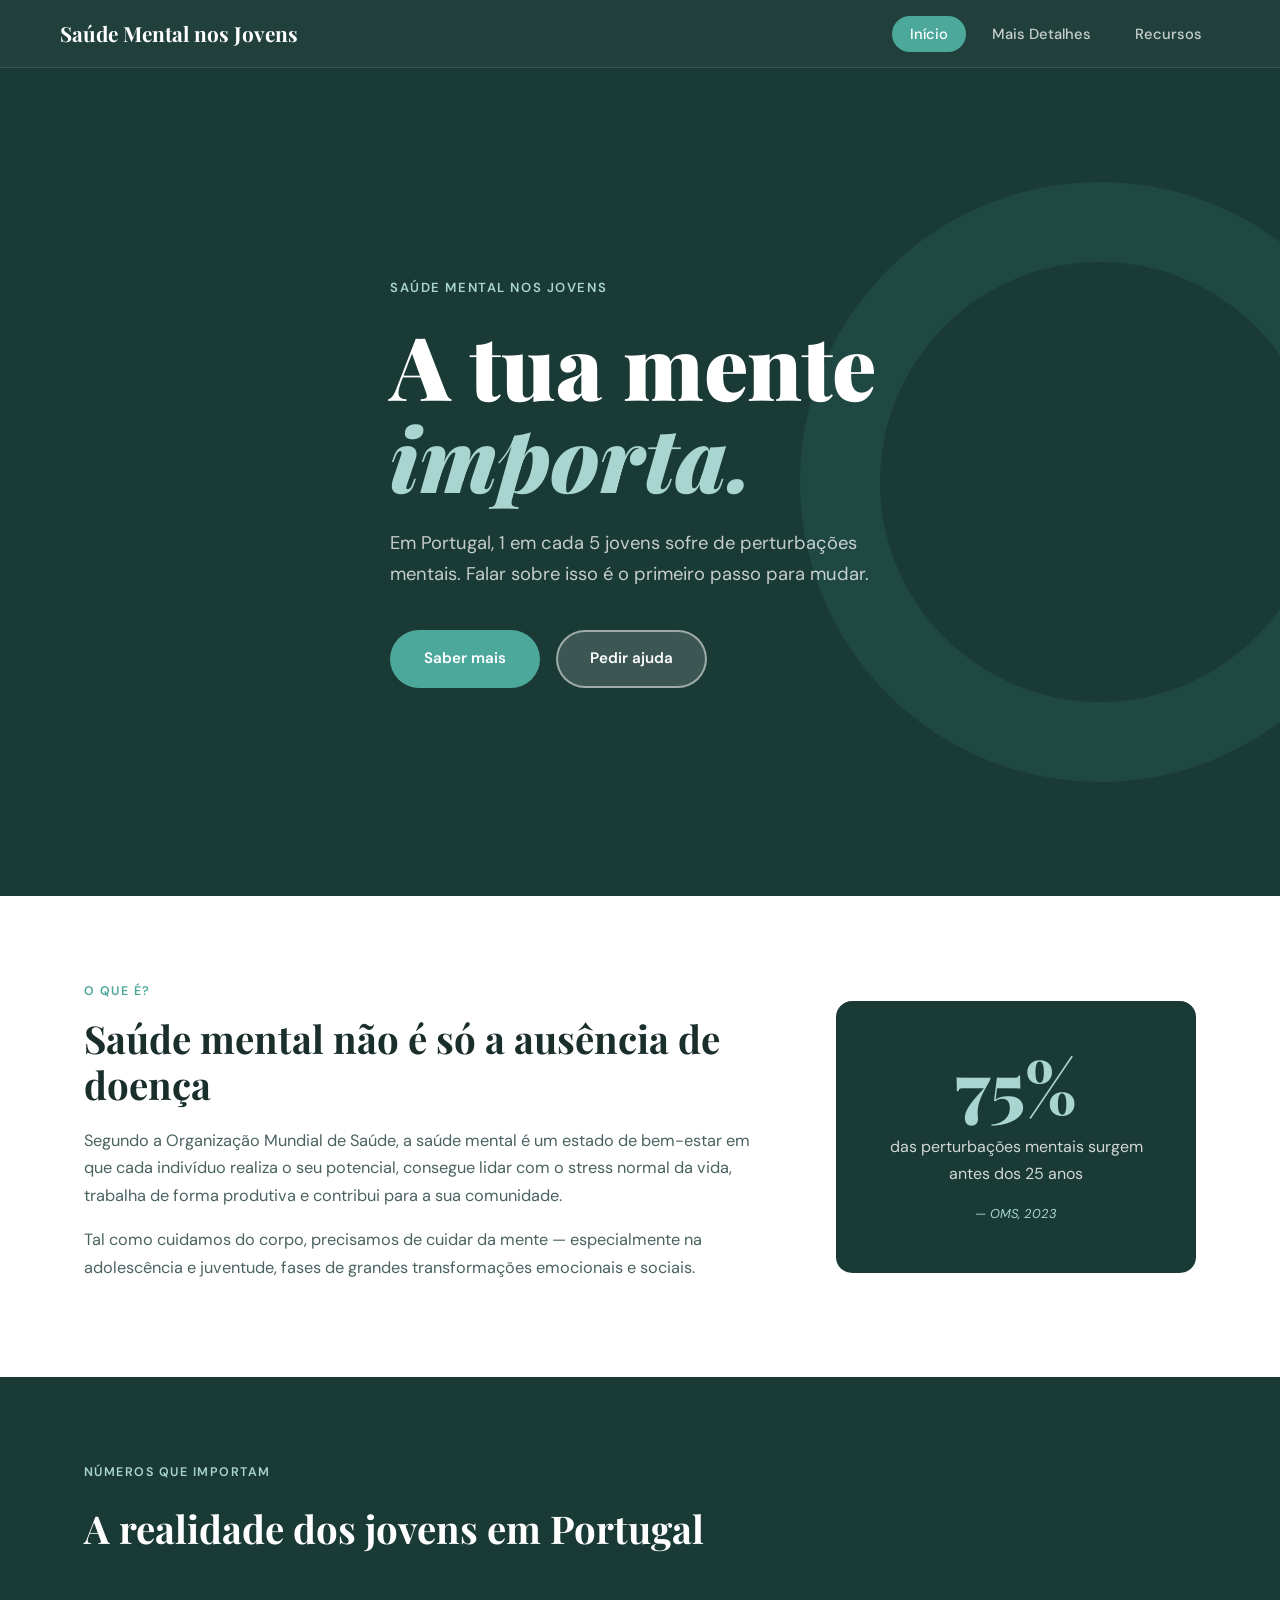
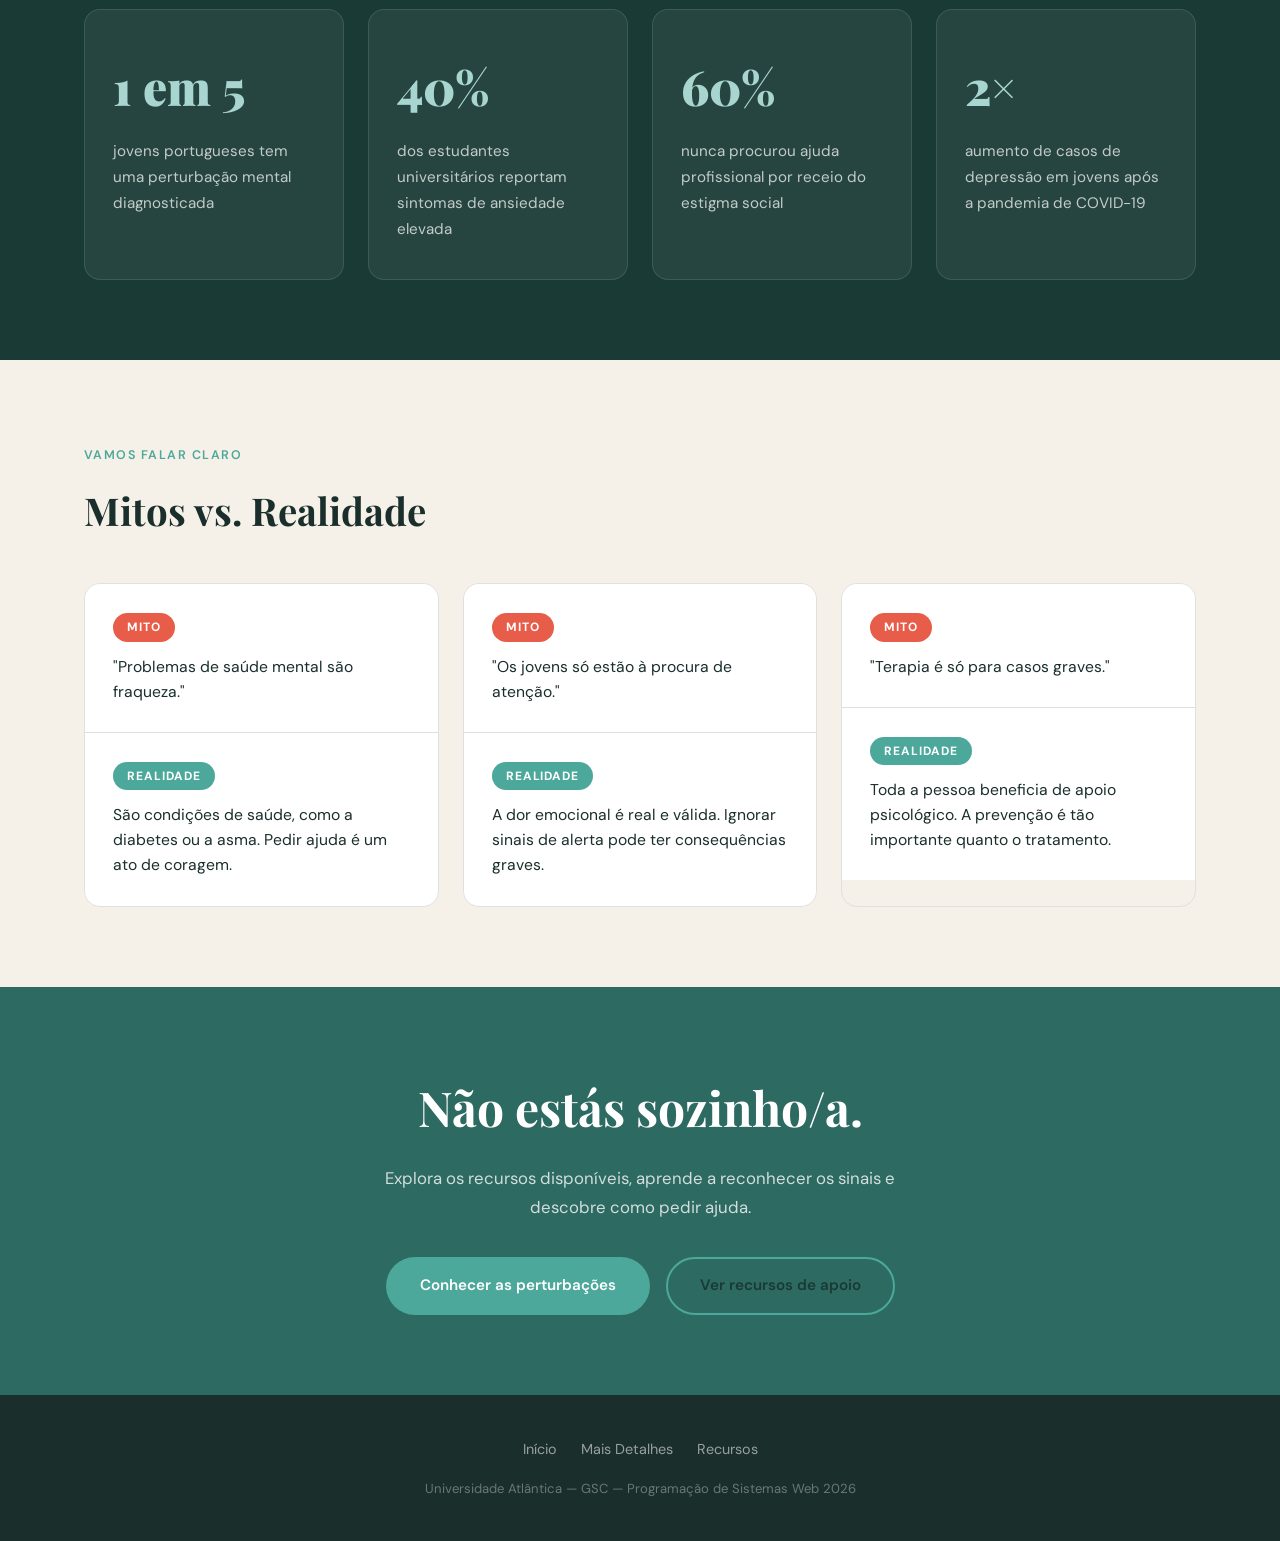
<file: index.html>
<!DOCTYPE html>
<html lang="pt">
<head>
    <meta charset="UTF-8">
    <meta name="viewport" content="width=device-width, initial-scale=1.0">
    <title>Saúde Mental nos Jovens</title>
    <link rel="stylesheet" href="style.css">
    <!-- Google Fonts: Playfair Display + DM Sans -->
    <link href="https://fonts.googleapis.com/css2?family=Playfair+Display:wght@400;700;900&family=DM+Sans:wght@300;400;500;600&display=swap" rel="stylesheet">
</head>
<body>

    <!-- HEADER / NAV -->
    <header class="site-header">
        <div class="container nav-container">
            <div class="logo">
                <span class="logo-text">Saúde Mental nos Jovens</span>
            </div>
            <!-- Menu de navegação semântico -->
            <nav aria-label="Navegação principal">
                <ul class="nav-links">
                    <li><a href="index.html" class="active">Início</a></li>
                    <li><a href="detalhes.html">Mais Detalhes</a></li>
                    <li><a href="recursos.html">Recursos</a></li>
                </ul>
            </nav>
            <!-- Botão hamburguer para mobile -->
            <button class="menu-toggle" aria-label="Abrir menu" onclick="toggleMenu()">☰</button>
        </div>
    </header>

    <main>

        <!-- HERO SECTION -->
        <section class="hero" aria-label="Introdução ao tema">
            <div class="hero-bg"></div>
            <div class="container hero-content">
                <p class="hero-tag">Saúde Mental nos Jovens</p>
                <h1 class="hero-title">A tua mente<br><em>importa.</em></h1>
                <p class="hero-subtitle">
                    Em Portugal, 1 em cada 5 jovens sofre de perturbações mentais. 
                    Falar sobre isso é o primeiro passo para mudar.
                </p>
                <div class="hero-actions">
                    <a href="detalhes.html" class="btn btn-primary">Saber mais</a>
                    <a href="recursos.html" class="btn btn-secondary">Pedir ajuda</a>
                </div>
            </div>
            <!-- Decoração visual -->
            <div class="hero-shape"></div>
        </section>

        <!-- O QUE É A SAÚDE MENTAL -->
        <section class="section-intro" aria-labelledby="oque-title">
            <div class="container two-col">
                <div class="col-text">
                    <span class="section-label">O que é?</span>
                    <h2 id="oque-title">Saúde mental não é só a ausência de doença</h2>
                    <p>
                        Segundo a Organização Mundial de Saúde, a saúde mental é um estado de bem-estar 
                        em que cada indivíduo realiza o seu potencial, consegue lidar com o stress normal 
                        da vida, trabalha de forma produtiva e contribui para a sua comunidade.
                    </p>
                    <p>
                        Tal como cuidamos do corpo, precisamos de cuidar da mente — especialmente 
                        na adolescência e juventude, fases de grandes transformações emocionais e sociais.
                    </p>
                </div>
                <!-- Cartão com estatística destaque -->
                <div class="col-stat">
                    <div class="stat-card">
                        <span class="stat-number">75%</span>
                        <span class="stat-desc">das perturbações mentais surgem antes dos 25 anos</span>
                        <span class="stat-source">— OMS, 2023</span>
                    </div>
                </div>
            </div>
        </section>

        <!-- ESTATÍSTICAS -->
        <section class="section-stats" aria-labelledby="stats-title">
            <div class="container">
                <span class="section-label light">Números que importam</span>
                <h2 id="stats-title">A realidade dos jovens em Portugal</h2>
                <!-- Grid de estatísticas -->
                <div class="stats-grid">
                    <article class="stat-item">
                        <span class="stat-big">1 em 5</span>
                        <p>jovens portugueses tem uma perturbação mental diagnosticada</p>
                    </article>
                    <article class="stat-item">
                        <span class="stat-big">40%</span>
                        <p>dos estudantes universitários reportam sintomas de ansiedade elevada</p>
                    </article>
                    <article class="stat-item">
                        <span class="stat-big">60%</span>
                        <p>nunca procurou ajuda profissional por receio do estigma social</p>
                    </article>
                    <article class="stat-item">
                        <span class="stat-big">2×</span>
                        <p>aumento de casos de depressão em jovens após a pandemia de COVID-19</p>
                    </article>
                </div>
            </div>
        </section>

        <!-- DESMISTIFICAR O ESTIGMA -->
        <section class="section-mitos" aria-labelledby="mitos-title">
            <div class="container">
                <span class="section-label">Vamos falar claro</span>
                <h2 id="mitos-title">Mitos vs. Realidade</h2>
                <div class="mitos-grid">
                    <!-- Cartões mito/realidade -->
                    <div class="mito-card">
                        <div class="mito-top">
                            <span class="tag mito">Mito</span>
                            <p>"Problemas de saúde mental são fraqueza."</p>
                        </div>
                        <div class="mito-bottom">
                            <span class="tag real">Realidade</span>
                            <p>São condições de saúde, como a diabetes ou a asma. Pedir ajuda é um ato de coragem.</p>
                        </div>
                    </div>
                    <div class="mito-card">
                        <div class="mito-top">
                            <span class="tag mito">Mito</span>
                            <p>"Os jovens só estão à procura de atenção."</p>
                        </div>
                        <div class="mito-bottom">
                            <span class="tag real">Realidade</span>
                            <p>A dor emocional é real e válida. Ignorar sinais de alerta pode ter consequências graves.</p>
                        </div>
                    </div>
                    <div class="mito-card">
                        <div class="mito-top">
                            <span class="tag mito">Mito</span>
                            <p>"Terapia é só para casos graves."</p>
                        </div>
                        <div class="mito-bottom">
                            <span class="tag real">Realidade</span>
                            <p>Toda a pessoa beneficia de apoio psicológico. A prevenção é tão importante quanto o tratamento.</p>
                        </div>
                    </div>
                </div>
            </div>
        </section>

        <!-- CHAMADA À AÇÃO -->
        <section class="section-cta" aria-label="Chamada à ação">
            <div class="container cta-content">
                <h2>Não estás sozinho/a.</h2>
                <p>Explora os recursos disponíveis, aprende a reconhecer os sinais e descobre como pedir ajuda.</p>
                <div class="cta-buttons">
                    <a href="detalhes.html" class="btn btn-primary">Conhecer as perturbações</a>
                    <a href="recursos.html" class="btn btn-outline">Ver recursos de apoio</a>
                </div>
            </div>
        </section>

    </main>

    <!-- FOOTER -->
    <footer class="site-footer">
        <div class="container footer-inner">
            <nav aria-label="Links do rodapé">
                <ul class="footer-links">
                    <li><a href="index.html">Início</a></li>
                    <li><a href="detalhes.html">Mais Detalhes</a></li>
                    <li><a href="recursos.html">Recursos</a></li>
                </ul>
            </nav>
            <p class="footer-note">Universidade Atlântica — GSC — Programação de Sistemas Web 2026</p>
        </div>
    </footer>

    <script>
        // Toggle menu mobile
        function toggleMenu() {
            const nav = document.querySelector('.nav-links');
            nav.classList.toggle('open');
        }
    </script>

</body>
</html>
</file>
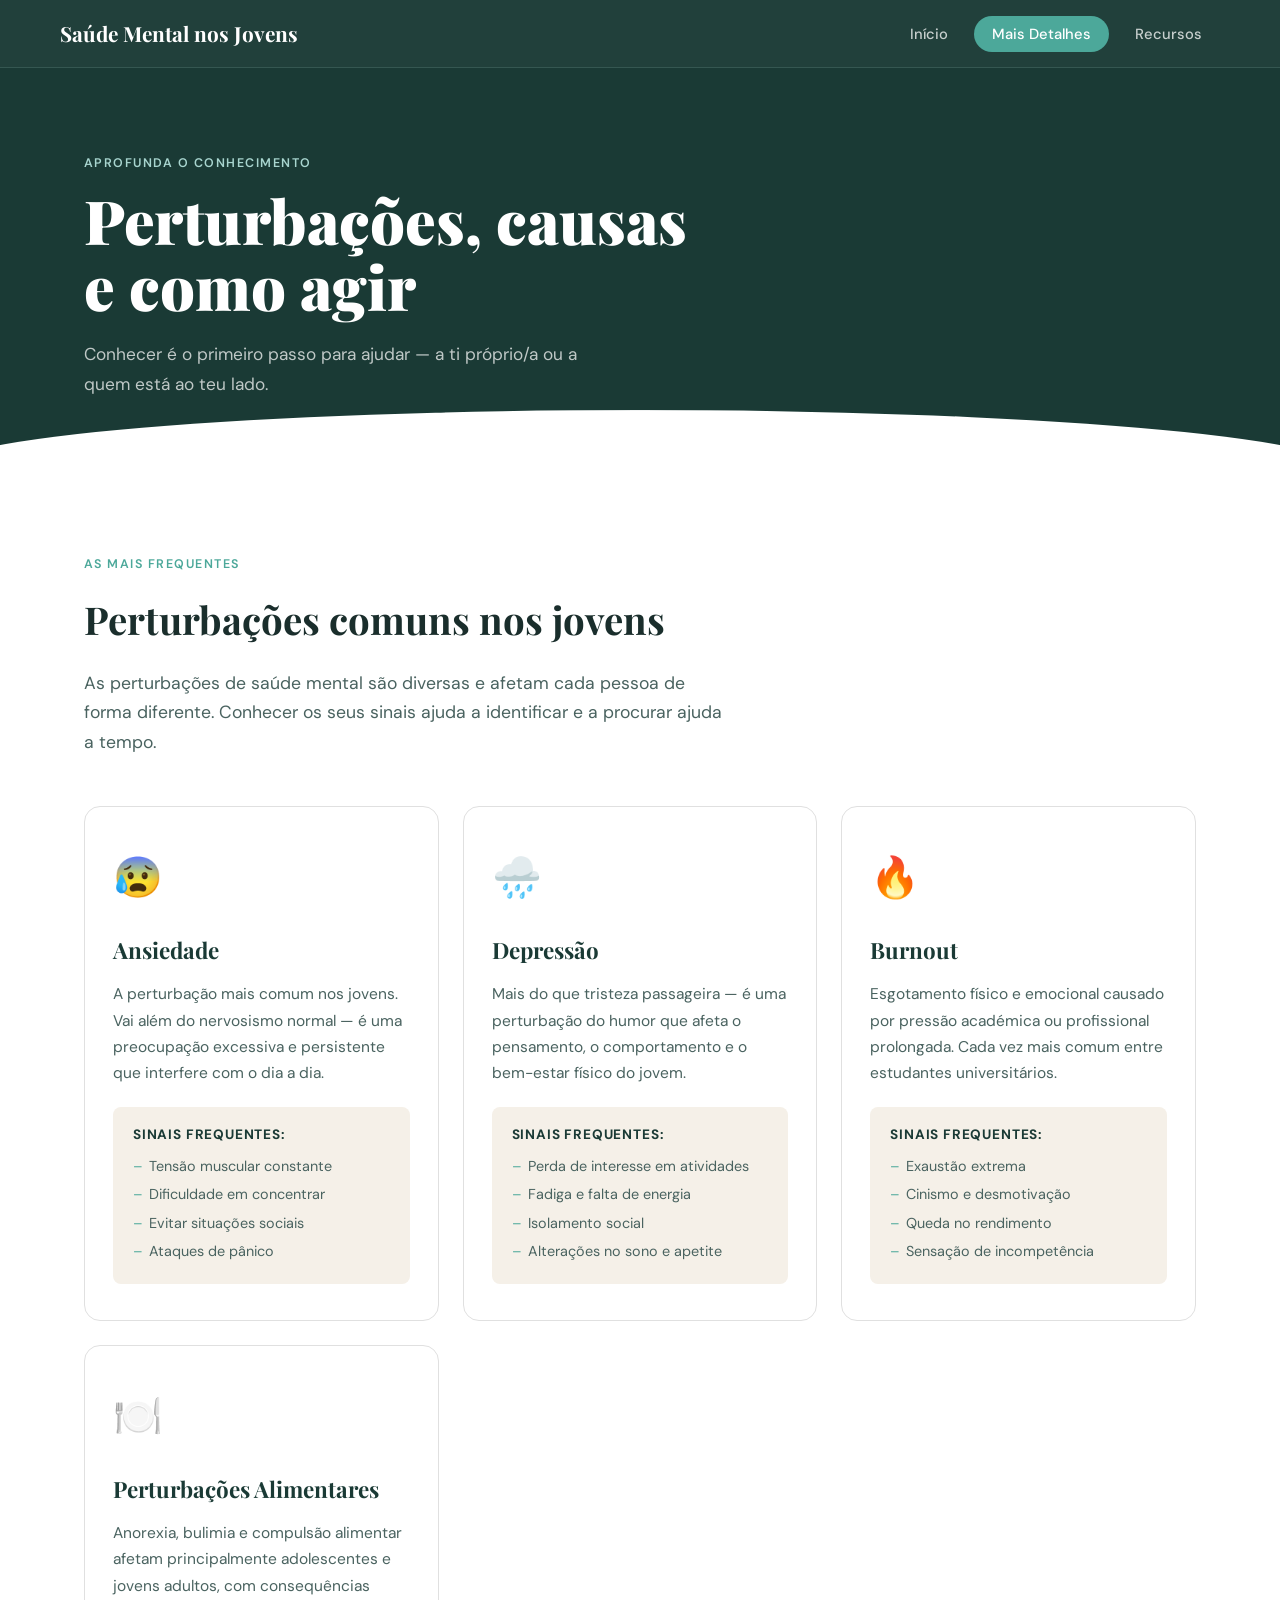
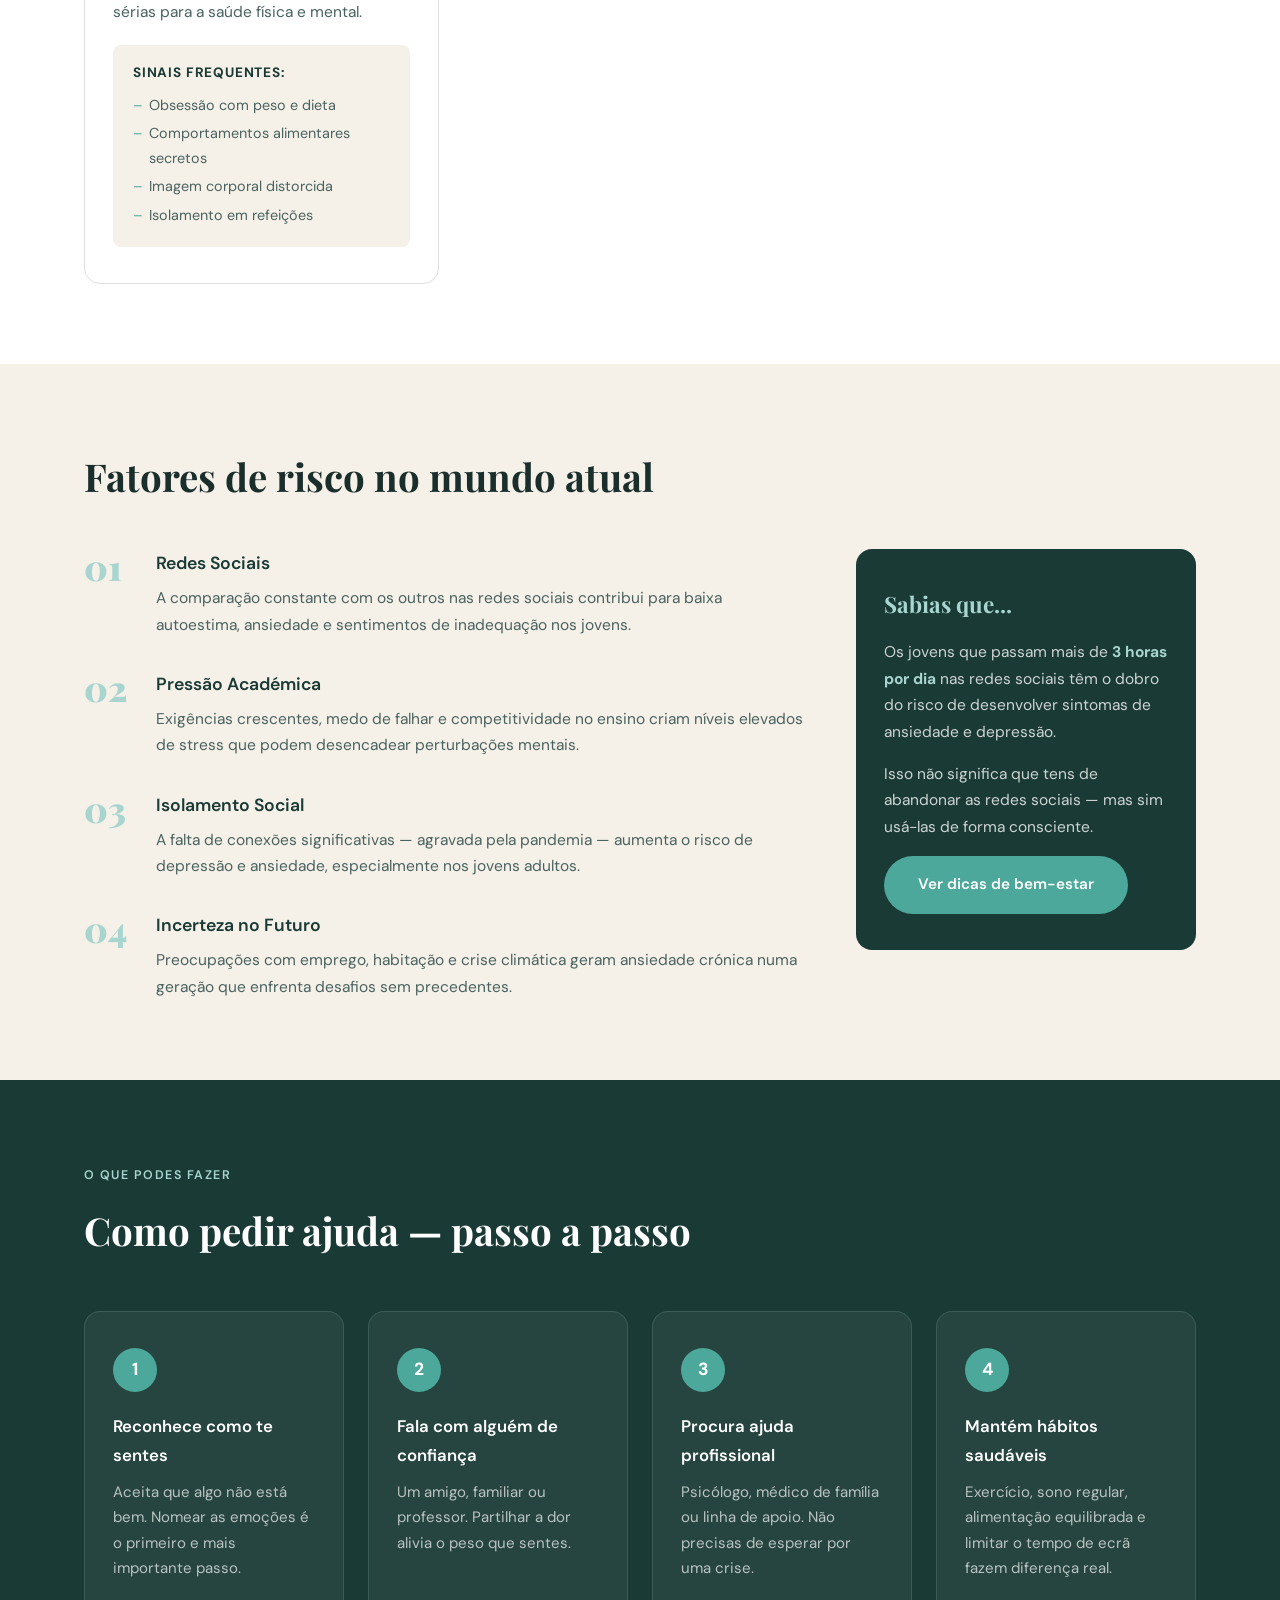
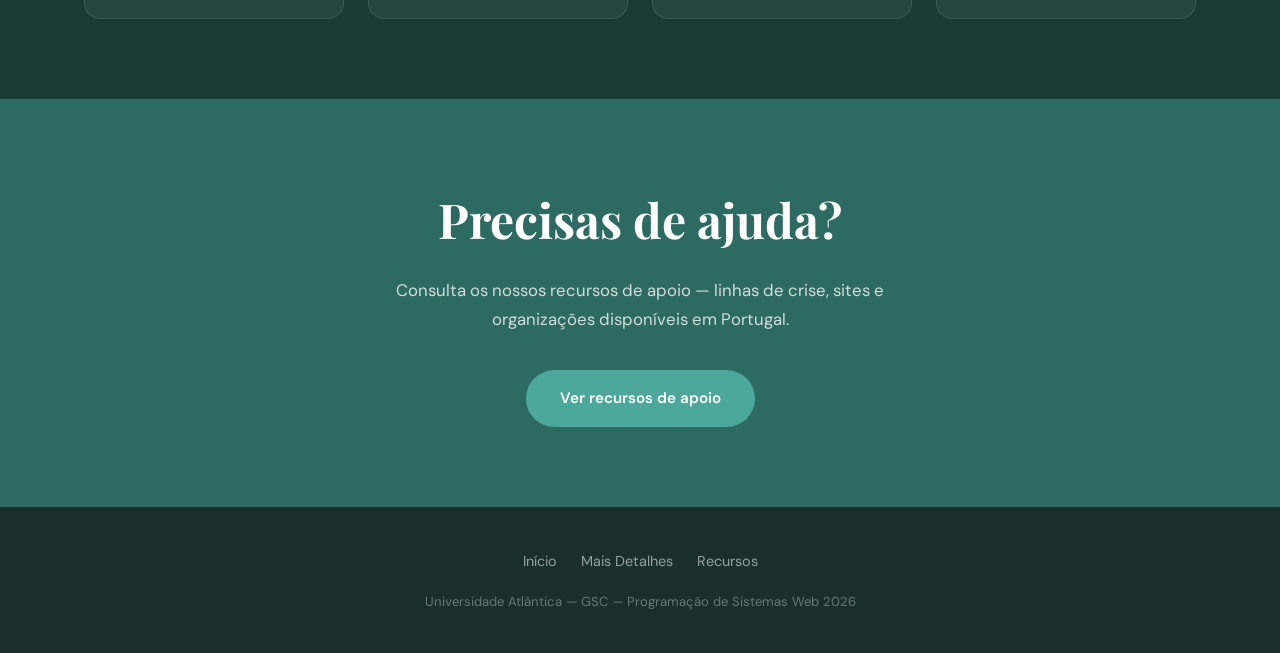
<file: detalhes.html>
<!DOCTYPE html>
<html lang="pt">
<head>
    <meta charset="UTF-8">
    <meta name="viewport" content="width=device-width, initial-scale=1.0">
    <title>Mais Detalhes | Saúde Mental nos Jovens</title>
    <link rel="stylesheet" href="style.css">
    <link href="https://fonts.googleapis.com/css2?family=Playfair+Display:wght@400;700;900&family=DM+Sans:wght@300;400;500;600&display=swap" rel="stylesheet">
</head>
<body>

    <!-- HEADER / NAV -->
    <header class="site-header">
        <div class="container nav-container">
            <div class="logo">
                <span class="logo-text">Saúde Mental nos Jovens</span>
            </div>
            <nav aria-label="Navegação principal">
                <ul class="nav-links">
                    <li><a href="index.html">Início</a></li>
                    <li><a href="detalhes.html" class="active">Mais Detalhes</a></li>
                    <li><a href="recursos.html">Recursos</a></li>
                </ul>
            </nav>
            <button class="menu-toggle" aria-label="Abrir menu" onclick="toggleMenu()">☰</button>
        </div>
    </header>

    <main>

        <!-- PAGE HERO -->
        <section class="page-hero" aria-label="Cabeçalho da página">
            <div class="container">
                <span class="section-label light">Aprofunda o conhecimento</span>
                <h1>Perturbações, causas<br>e como agir</h1>
                <p class="page-hero-sub">Conhecer é o primeiro passo para ajudar — a ti próprio/a ou a quem está ao teu lado.</p>
            </div>
        </section>

        <!-- PERTURBAÇÕES MAIS COMUNS -->
        <section class="section-disturbios" aria-labelledby="dist-title">
            <div class="container">
                <span class="section-label">As mais frequentes</span>
                <h2 id="dist-title">Perturbações comuns nos jovens</h2>
                <p class="section-intro-text">
                    As perturbações de saúde mental são diversas e afetam cada pessoa de forma diferente. 
                    Conhecer os seus sinais ajuda a identificar e a procurar ajuda a tempo.
                </p>

                <!-- Grid de perturbações -->
                <div class="disturbios-grid">

                    <article class="disturbio-card" aria-label="Ansiedade">
                        <div class="disturbio-icon">😰</div>
                        <h3>Ansiedade</h3>
                        <p>A perturbação mais comum nos jovens. Vai além do nervosismo normal — é uma preocupação excessiva e persistente que interfere com o dia a dia.</p>
                        <div class="sinais">
                            <strong>Sinais frequentes:</strong>
                            <ul>
                                <li>Tensão muscular constante</li>
                                <li>Dificuldade em concentrar</li>
                                <li>Evitar situações sociais</li>
                                <li>Ataques de pânico</li>
                            </ul>
                        </div>
                    </article>

                    <article class="disturbio-card" aria-label="Depressão">
                        <div class="disturbio-icon">🌧️</div>
                        <h3>Depressão</h3>
                        <p>Mais do que tristeza passageira — é uma perturbação do humor que afeta o pensamento, o comportamento e o bem-estar físico do jovem.</p>
                        <div class="sinais">
                            <strong>Sinais frequentes:</strong>
                            <ul>
                                <li>Perda de interesse em atividades</li>
                                <li>Fadiga e falta de energia</li>
                                <li>Isolamento social</li>
                                <li>Alterações no sono e apetite</li>
                            </ul>
                        </div>
                    </article>

                     <article class="disturbio-card" aria-label="Burnout">
                        <div class="disturbio-header"><div class="disturbio-icon">🔥</div><h3>Burnout</h3></div>
                        <p>Esgotamento físico e emocional causado por pressão académica ou profissional prolongada. Cada vez mais comum entre estudantes universitários.</p>
                        <div class="sinais">
                            <strong>Sinais frequentes:</strong>
                            <ul>
                                <li>Exaustão extrema</li>
                                <li>Cinismo e desmotivação</li>
                                <li>Queda no rendimento</li>
                                <li>Sensação de incompetência</li>
                            </ul>
                        </div>
                    </article>


                    <article class="disturbio-card" aria-label="Perturbação Alimentar">
                        <div class="disturbio-icon">🍽️</div>
                        <h3>Perturbações Alimentares</h3>
                        <p>Anorexia, bulimia e compulsão alimentar afetam principalmente adolescentes e jovens adultos, com consequências sérias para a saúde física e mental.</p>
                        <div class="sinais">
                            <strong>Sinais frequentes:</strong>
                            <ul>
                                <li>Obsessão com peso e dieta</li>
                                <li>Comportamentos alimentares secretos</li>
                                <li>Imagem corporal distorcida</li>
                                <li>Isolamento em refeições</li>
                            </ul>
                        </div>
                    </article>

                </div>
            </div>
        </section>

        <!-- FATORES DE RISCO -->
        <section class="section-fatores" aria-labelledby="fat-title">
            <div class="container">
                <h2 id="fat-title">Fatores de risco no mundo atual</h2>
                <div class="fatores-layout">

                    <!-- Lista de fatores -->
                    <div class="fatores-lista">
                        <div class="fator-item">
                            <span class="fator-num">01</span>
                            <div>
                                <h3>Redes Sociais</h3>
                                <p>A comparação constante com os outros nas redes sociais contribui para baixa autoestima, 
                                ansiedade e sentimentos de inadequação nos jovens.</p>
                            </div>
                        </div>
                        <div class="fator-item">
                            <span class="fator-num">02</span>
                            <div>
                                <h3>Pressão Académica</h3>
                                <p>Exigências crescentes, medo de falhar e competitividade no ensino criam níveis elevados 
                                de stress que podem desencadear perturbações mentais.</p>
                            </div>
                        </div>
                        <div class="fator-item">
                            <span class="fator-num">03</span>
                            <div>
                                <h3>Isolamento Social</h3>
                                <p>A falta de conexões significativas — agravada pela pandemia — aumenta o risco de 
                                depressão e ansiedade, especialmente nos jovens adultos.</p>
                            </div>
                        </div>
                        <div class="fator-item">
                            <span class="fator-num">04</span>
                            <div>
                                <h3>Incerteza no Futuro</h3>
                                <p>Preocupações com emprego, habitação e crise climática geram ansiedade crónica 
                                numa geração que enfrenta desafios sem precedentes.</p>
                            </div>
                        </div>
                    </div>

                    <!-- Caixa de destaque -->
                    <aside class="fatores-aside">
                        <h3>Sabias que...</h3>
                        <p>Os jovens que passam mais de <strong>3 horas por dia</strong> nas redes sociais têm o 
                        dobro do risco de desenvolver sintomas de ansiedade e depressão.</p>
                        <p>Isso não significa que tens de abandonar as redes sociais — mas sim usá-las de forma consciente.</p>
                        <a href="recursos.html" class="btn btn-primary">Ver dicas de bem-estar</a>
                    </aside>

                </div>
            </div>
        </section>

        <!-- COMO PEDIR AJUDA -->
        <section class="section-ajuda" aria-labelledby="ajuda-title">
            <div class="container">
                <span class="section-label light">O que podes fazer</span>
                <h2 id="ajuda-title">Como pedir ajuda — passo a passo</h2>
                <div class="passos-grid">
                    <div class="passo">
                        <span class="passo-num">1</span>
                        <h3>Reconhece como te sentes</h3>
                        <p>Aceita que algo não está bem. Nomear as emoções é o primeiro e mais importante passo.</p>
                    </div>
                    <div class="passo">
                        <span class="passo-num">2</span>
                        <h3>Fala com alguém de confiança</h3>
                        <p>Um amigo, familiar ou professor. Partilhar a dor alivia o peso que sentes.</p>
                    </div>
                    <div class="passo">
                        <span class="passo-num">3</span>
                        <h3>Procura ajuda profissional</h3>
                        <p>Psicólogo, médico de família ou linha de apoio. Não precisas de esperar por uma crise.</p>
                    </div>
                    <div class="passo">
                        <span class="passo-num">4</span>
                        <h3>Mantém hábitos saudáveis</h3>
                        <p>Exercício, sono regular, alimentação equilibrada e limitar o tempo de ecrã fazem diferença real.</p>
                    </div>
                </div>
            </div>
        </section>

        <!-- CTA -->
        <section class="section-cta" aria-label="Chamada à ação">
            <div class="container cta-content">
                <h2>Precisas de ajuda?</h2>
                <p>Consulta os nossos recursos de apoio — linhas de crise, sites e organizações disponíveis em Portugal.</p>
                <a href="recursos.html" class="btn btn-primary">Ver recursos de apoio</a>
            </div>
        </section>

    </main>

    <!-- FOOTER -->
    <footer class="site-footer">
        <div class="container footer-inner">
            <nav aria-label="Links do rodapé">
                <ul class="footer-links">
                    <li><a href="index.html">Início</a></li>
                    <li><a href="detalhes.html">Mais Detalhes</a></li>
                    <li><a href="recursos.html">Recursos</a></li>
                </ul>
            </nav>
            <p class="footer-note">Universidade Atlântica — GSC — Programação de Sistemas Web 2026</p>
        </div>
    </footer>

    <script>
        function toggleMenu() {
            const nav = document.querySelector('.nav-links');
            nav.classList.toggle('open');
        }
    </script>

</body>
</html>
</file>
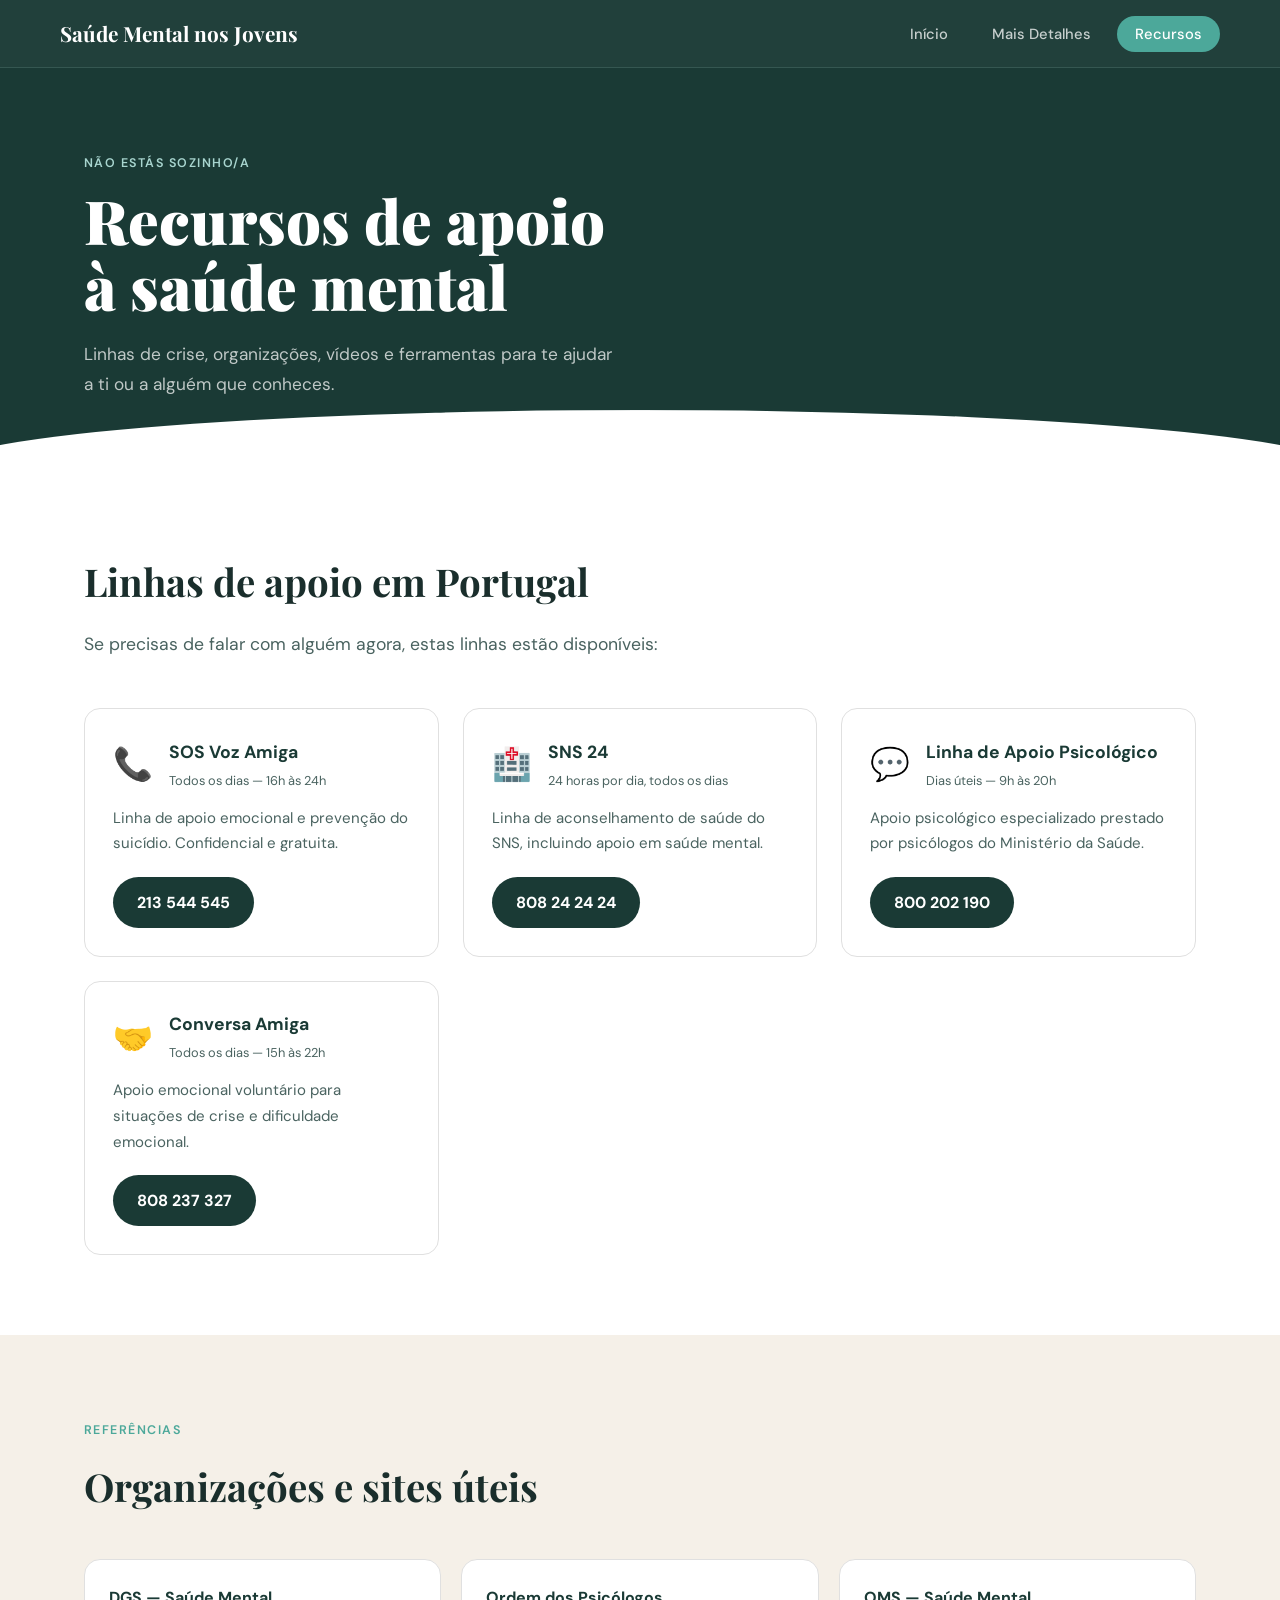
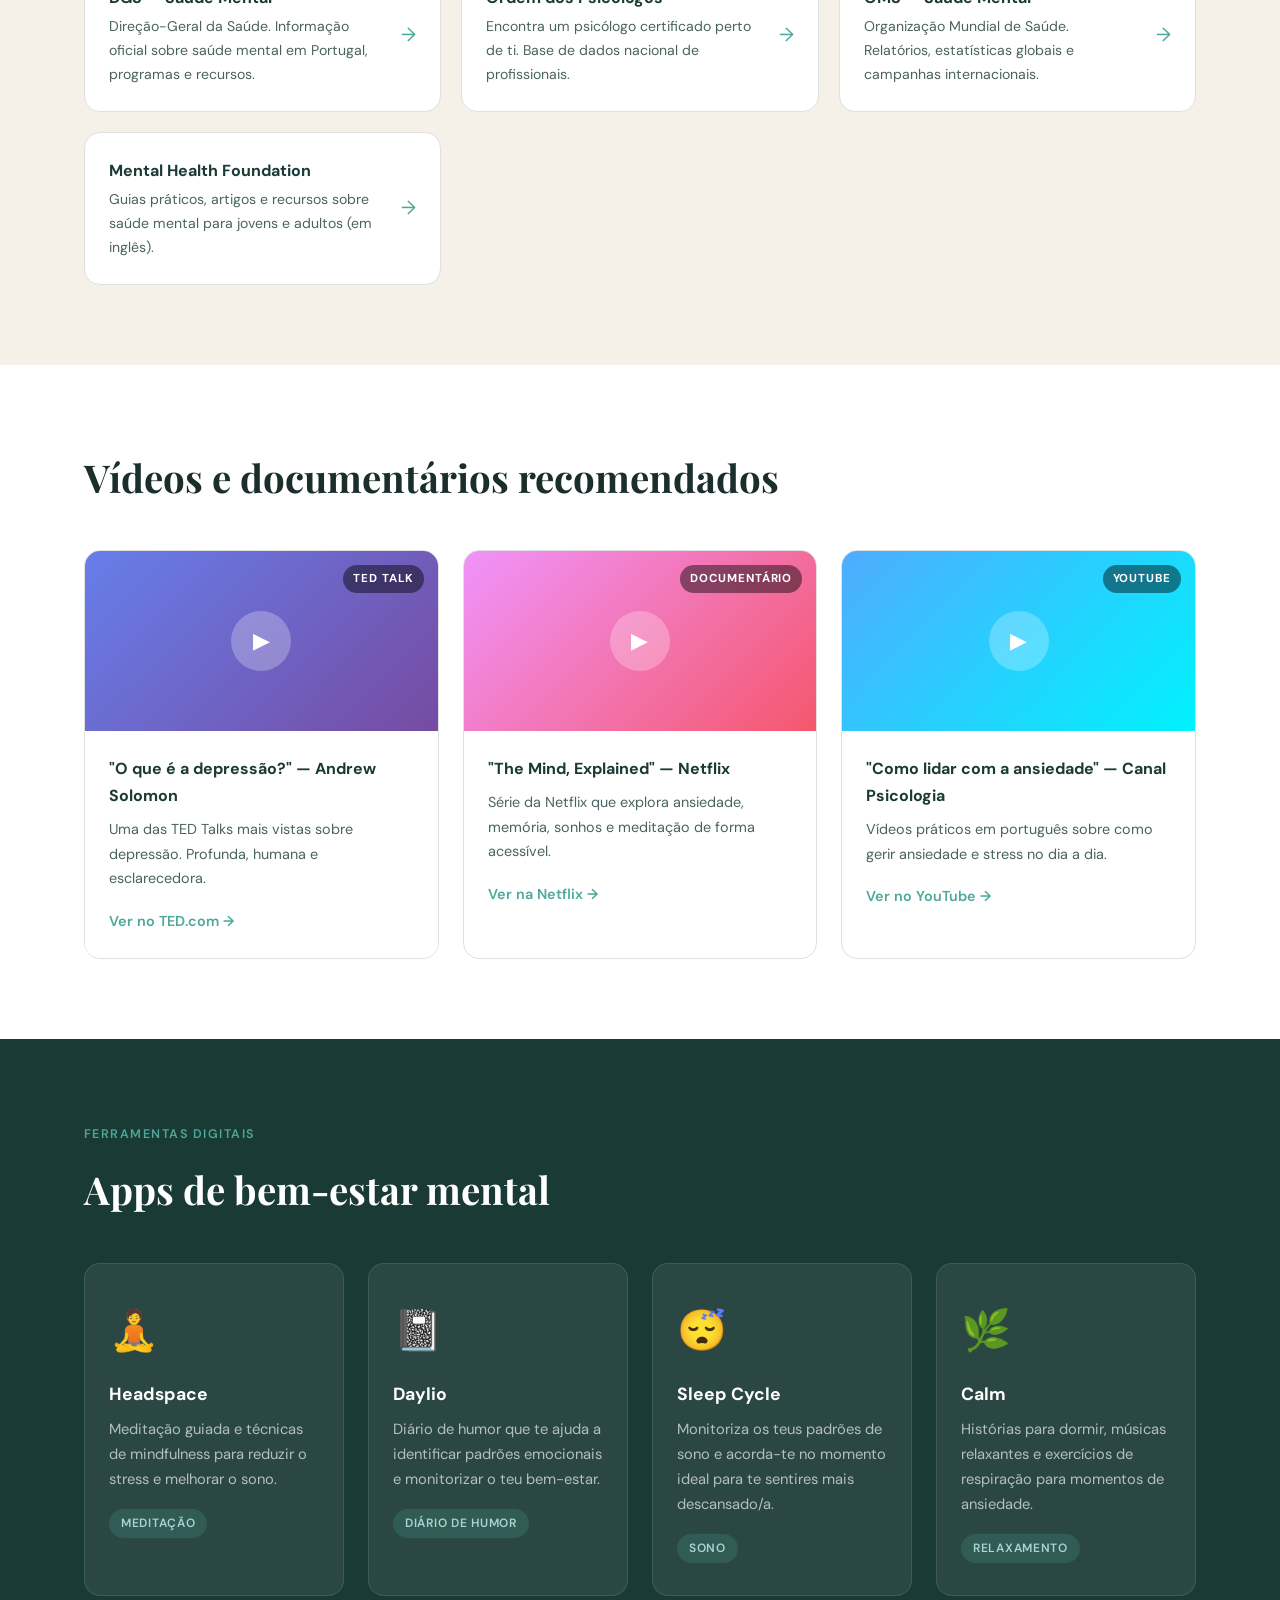
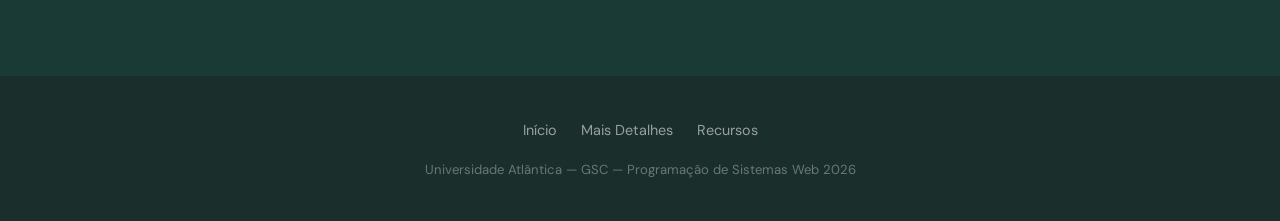
<file: recursos.html>
<!DOCTYPE html>
<html lang="pt">
<head>
    <meta charset="UTF-8">
    <meta name="viewport" content="width=device-width, initial-scale=1.0">
    <title>Recursos | Saúde Mental nos Jovens</title>
    <link rel="stylesheet" href="style.css">
    <link href="https://fonts.googleapis.com/css2?family=Playfair+Display:wght@400;700;900&family=DM+Sans:wght@300;400;500;600&display=swap" rel="stylesheet">
</head>
<body>

    <!-- HEADER / NAV -->
    <header class="site-header">
        <div class="container nav-container">
            <div class="logo">
                <span class="logo-text">Saúde Mental nos Jovens</span>
            </div>
            <nav aria-label="Navegação principal">
                <ul class="nav-links">
                    <li><a href="index.html">Início</a></li>
                    <li><a href="detalhes.html">Mais Detalhes</a></li>
                    <li><a href="recursos.html" class="active">Recursos</a></li>
                </ul>
            </nav>
            <button class="menu-toggle" aria-label="Abrir menu" onclick="toggleMenu()">☰</button>
        </div>
    </header>

    <main>

        <!-- PAGE HERO -->
        <section class="page-hero" aria-label="Cabeçalho da página">
            <div class="container">
                <span class="section-label light">Não estás sozinho/a</span>
                <h1>Recursos de apoio<br>à saúde mental</h1>
                <p class="page-hero-sub">Linhas de crise, organizações, vídeos e ferramentas para te ajudar a ti ou a alguém que conheces.</p>
            </div>
        </section>

        <!-- LINHAS DE APOIO -->
        <section class="section-linhas" aria-labelledby="linhas-title">
            <div class="container">
                <h2 id="linhas-title">Linhas de apoio em Portugal</h2>
                <p class="section-intro-text">Se precisas de falar com alguém agora, estas linhas estão disponíveis:</p>

                <div class="linhas-grid">
                    <article class="linha-card" aria-label="SOS Voz Amiga">
                        <div class="linha-header">
                            <span class="linha-emoji">📞</span>
                            <div>
                                <h3>SOS Voz Amiga</h3>
                                <span class="linha-horario">Todos os dias — 16h às 24h</span>
                            </div>
                        </div>
                        <p>Linha de apoio emocional e prevenção do suicídio. Confidencial e gratuita.</p>
                        <a href="tel:213544545" class="btn-linha">213 544 545</a>
                    </article>

                    <article class="linha-card" aria-label="SNS 24">
                        <div class="linha-header">
                            <span class="linha-emoji">🏥</span>
                            <div>
                                <h3>SNS 24</h3>
                                <span class="linha-horario">24 horas por dia, todos os dias</span>
                            </div>
                        </div>
                        <p>Linha de aconselhamento de saúde do SNS, incluindo apoio em saúde mental.</p>
                        <a href="tel:808242424" class="btn-linha">808 24 24 24</a>
                    </article>

                    <article class="linha-card" aria-label="Linha de Apoio à Saúde Mental">
                        <div class="linha-header">
                            <span class="linha-emoji">💬</span>
                            <div>
                                <h3>Linha de Apoio Psicológico</h3>
                                <span class="linha-horario">Dias úteis — 9h às 20h</span>
                            </div>
                        </div>
                        <p>Apoio psicológico especializado prestado por psicólogos do Ministério da Saúde.</p>
                        <a href="tel:800202190" class="btn-linha">800 202 190</a>
                    </article>

                    <article class="linha-card" aria-label="Conversa Amiga">
                        <div class="linha-header">
                            <span class="linha-emoji">🤝</span>
                            <div>
                                <h3>Conversa Amiga</h3>
                                <span class="linha-horario">Todos os dias — 15h às 22h</span>
                            </div>
                        </div>
                        <p>Apoio emocional voluntário para situações de crise e dificuldade emocional.</p>
                        <a href="tel:808237327" class="btn-linha">808 237 327</a>
                    </article>
                </div>
            </div>
        </section>

        <!-- ORGANIZAÇÕES E SITES -->
        <section class="section-orgs" aria-labelledby="orgs-title">
            <div class="container">
                <span class="section-label">Referências</span>
                <h2 id="orgs-title">Organizações e sites úteis</h2>
                <div class="orgs-grid">

                    <a href="https://www.dgs.pt/saude-mental.aspx" target="_blank" rel="noopener" class="org-card" aria-label="DGS - Saúde Mental">
                        <div>
                            <h3>DGS — Saúde Mental</h3>
                            <p>Direção-Geral da Saúde. Informação oficial sobre saúde mental em Portugal, programas e recursos.</p>
                        </div>
                        <span class="org-arrow">→</span>
                    </a>

                    <a href="https://www.ordemdospsicologos.pt" target="_blank" rel="noopener" class="org-card" aria-label="Ordem dos Psicólogos Portugueses">
                        <div>
                            <h3>Ordem dos Psicólogos</h3>
                            <p>Encontra um psicólogo certificado perto de ti. Base de dados nacional de profissionais.</p>
                        </div>
                        <span class="org-arrow">→</span>
                    </a>

                    <a href="https://www.who.int/mental_health" target="_blank" rel="noopener" class="org-card" aria-label="OMS - Saúde Mental">
                        <div>
                            <h3>OMS — Saúde Mental</h3>
                            <p>Organização Mundial de Saúde. Relatórios, estatísticas globais e campanhas internacionais.</p>
                        </div>
                        <span class="org-arrow">→</span>
                    </a>

                    <a href="https://www.mentalhealth.org.uk" target="_blank" rel="noopener" class="org-card" aria-label="Mental Health Foundation">
                        <div>
                            <h3>Mental Health Foundation</h3>
                            <p>Guias práticos, artigos e recursos sobre saúde mental para jovens e adultos (em inglês).</p>
                        </div>
                        <span class="org-arrow">→</span>
                    </a>

                </div>
            </div>
        </section>

        <!-- VÍDEOS RECOMENDADOS -->
        <section class="section-videos" aria-labelledby="videos-title">
            <div class="container">
                <h2 id="videos-title">Vídeos e documentários recomendados</h2>
                <div class="videos-grid">

                    <article class="video-card" aria-label="Vídeo TED sobre depressão">
                        <div class="video-thumb" style="background: linear-gradient(135deg, #667eea, #764ba2);">
                            <span class="play-btn">▶</span>
                            <span class="video-badge">TED Talk</span>
                        </div>
                        <div class="video-info">
                            <h3>"O que é a depressão?" — Andrew Solomon</h3>
                            <p>Uma das TED Talks mais vistas sobre depressão. Profunda, humana e esclarecedora.</p>
                            <a href="https://www.ted.com/talks/andrew_solomon_depression_the_secret_we_share" target="_blank" rel="noopener" class="link-externo">Ver no TED.com →</a>
                        </div>
                    </article>

                    <article class="video-card" aria-label="Documentário sobre ansiedade">
                        <div class="video-thumb" style="background: linear-gradient(135deg, #f093fb, #f5576c);">
                            <span class="play-btn">▶</span>
                            <span class="video-badge">Documentário</span>
                        </div>
                        <div class="video-info">
                            <h3>"The Mind, Explained" — Netflix</h3>
                            <p>Série da Netflix que explora ansiedade, memória, sonhos e meditação de forma acessível.</p>
                            <a href="https://www.netflix.com/title/81097769" target="_blank" rel="noopener" class="link-externo">Ver na Netflix →</a>
                        </div>
                    </article>

                    <article class="video-card" aria-label="Vídeo sobre saúde mental nos jovens">
                        <div class="video-thumb" style="background: linear-gradient(135deg, #4facfe, #00f2fe);">
                            <span class="play-btn">▶</span>
                            <span class="video-badge">YouTube</span>
                        </div>
                        <div class="video-info">
                            <h3>"Como lidar com a ansiedade" — Canal Psicologia</h3>
                            <p>Vídeos práticos em português sobre como gerir ansiedade e stress no dia a dia.</p>
                            <a href="https://www.youtube.com" target="_blank" rel="noopener" class="link-externo">Ver no YouTube →</a>
                        </div>
                    </article>

                </div>
            </div>
        </section>

        <!-- APPS E FERRAMENTAS -->
        <section class="section-apps" aria-labelledby="apps-title">
            <div class="container">
                <span class="section-label">Ferramentas digitais</span>
                <h2 id="apps-title">Apps de bem-estar mental</h2>
                <div class="apps-grid">
                    <div class="app-card">
                        <span class="app-icon">🧘</span>
                        <h3>Headspace</h3>
                        <p>Meditação guiada e técnicas de mindfulness para reduzir o stress e melhorar o sono.</p>
                        <span class="app-tag">Meditação</span>
                    </div>
                    <div class="app-card">
                        <span class="app-icon">📓</span>
                        <h3>Daylio</h3>
                        <p>Diário de humor que te ajuda a identificar padrões emocionais e monitorizar o teu bem-estar.</p>
                        <span class="app-tag">Diário de humor</span>
                    </div>
                    <div class="app-card">
                        <span class="app-icon">😴</span>
                        <h3>Sleep Cycle</h3>
                        <p>Monitoriza os teus padrões de sono e acorda-te no momento ideal para te sentires mais descansado/a.</p>
                        <span class="app-tag">Sono</span>
                    </div>
                    <div class="app-card">
                        <span class="app-icon">🌿</span>
                        <h3>Calm</h3>
                        <p>Histórias para dormir, músicas relaxantes e exercícios de respiração para momentos de ansiedade.</p>
                        <span class="app-tag">Relaxamento</span>
                    </div>
                </div>
            </div>
        </section>

    </main>

    <!-- FOOTER -->
    <footer class="site-footer">
        <div class="container footer-inner">
            <nav aria-label="Links do rodapé">
                <ul class="footer-links">
                    <li><a href="index.html">Início</a></li>
                    <li><a href="detalhes.html">Mais Detalhes</a></li>
                    <li><a href="recursos.html">Recursos</a></li>
                </ul>
            </nav>
            <p class="footer-note">Universidade Atlântica — GSC — Programação de Sistemas Web 2026</p>
        </div>
    </footer>

    <script>
        function toggleMenu() {
            const nav = document.querySelector('.nav-links');
            nav.classList.toggle('open');
        }
    </script>

</body>
</html>
</file>
<file: style.css>
/* Saúde Mental nos Jovens — style.css */

:root {
    --verde-escuro: #1a3a35;
    --verde-medio: #2d6a62;
    --verde-claro: #4ca89a;
    --menta: #a8d5cf;
    --bege: #f5f0e8;
    --branco: #ffffff;
    --texto-escuro: #1a2e2c;
    --texto-medio: #4a6360;
    --urgente: #e85d4a;
    --raio: 16px;
    --raio-sm: 8px;
    --max-width: 1160px;
    --padding-section: 80px 0;
    --fonte-titulo: 'Playfair Display', Georgia, serif;
    --fonte-corpo: 'DM Sans', sans-serif;
}

*, *::before, *::after { box-sizing: border-box; margin: 0; padding: 0; }
html { scroll-behavior: smooth; }
body { font-family: var(--fonte-corpo); color: var(--texto-escuro); background: var(--branco); line-height: 1.7; font-size: 16px; }
img { max-width: 100%; display: block; }
a { color: inherit; text-decoration: none; }
ul { list-style: none; }

.container { max-width: var(--max-width); margin: 0 auto; padding: 0 24px; }
.section-label { display: inline-block; font-size: 0.78rem; font-weight: 600; letter-spacing: 0.12em; text-transform: uppercase; color: var(--verde-claro); margin-bottom: 12px; }
.section-label.light { color: var(--menta); }
.section-intro-text { font-size: 1.1rem; color: var(--texto-medio); max-width: 640px; margin-bottom: 48px; }

.btn { display: inline-block; padding: 14px 32px; border-radius: 50px; font-family: var(--fonte-corpo); font-size: 0.95rem; font-weight: 600; cursor: pointer; border: 2px solid transparent; }
.btn-primary { background: var(--verde-claro); color: var(--branco); }
.btn-primary:hover { background: var(--verde-medio); }
.btn-secondary { background: rgba(255,255,255,0.15); color: var(--branco); border-color: rgba(255,255,255,0.5); }
.btn-secondary:hover { background: rgba(255,255,255,0.25); }
.btn-outline { background: transparent; color: var(--verde-escuro); border-color: var(--verde-claro); }
.btn-outline:hover { background: var(--verde-claro); color: var(--branco); }

.site-header { position: sticky; top: 0; z-index: 100; background: rgba(26,58,53,0.97); backdrop-filter: blur(10px); border-bottom: 1px solid rgba(168,213,207,0.15); }
.nav-container { display: flex; align-items: center; justify-content: space-between; padding: 16px 0; }
.logo { display: flex; align-items: center; }
.logo-text { font-family: var(--fonte-titulo); font-size: 1.3rem; font-weight: 700; color: var(--branco); }
.nav-links { display: flex; gap: 8px; align-items: center; }
.nav-links a { color: rgba(255,255,255,0.75); font-size: 0.92rem; font-weight: 500; padding: 8px 18px; border-radius: 50px; }
.nav-links a:hover, .nav-links a.active { color: var(--branco); background: rgba(76,168,154,0.25); }
.nav-links a.active { background: var(--verde-claro); }
.menu-toggle { display: none; background: none; border: none; color: var(--branco); font-size: 1.5rem; cursor: pointer; }

.hero { position: relative; min-height: 92vh; display: flex; align-items: center; overflow: hidden; background: var(--verde-escuro); }
.hero-bg { position: absolute; inset: 0; background: var(--verde-escuro); }
.hero-shape { position: absolute; right: -120px; top: 50%; transform: translateY(-50%); width: 600px; height: 600px; border-radius: 50%; border: 80px solid rgba(76,168,154,0.12); pointer-events: none; }
.hero-content { position: relative; z-index: 2; max-width: 680px; padding: 60px 0; animation: fadeInUp 0.8s ease both; }
.hero-tag { font-size: 0.82rem; font-weight: 600; letter-spacing: 0.12em; text-transform: uppercase; color: var(--menta); margin-bottom: 20px; }
.hero-title { font-family: var(--fonte-titulo); font-size: clamp(3rem,7vw,5.5rem); font-weight: 900; color: var(--branco); line-height: 1.05; margin-bottom: 24px; }
.hero-title em { font-style: italic; color: var(--menta); }
.hero-subtitle { font-size: 1.15rem; color: rgba(255,255,255,0.75); max-width: 500px; margin-bottom: 40px; }
.hero-actions { display: flex; gap: 16px; flex-wrap: wrap; }

.page-hero { background: var(--verde-escuro); padding: 80px 0 70px; position: relative; overflow: hidden; }
.page-hero::after { content: ''; position: absolute; bottom: -1px; left: 0; right: 0; height: 60px; background: var(--branco); clip-path: ellipse(55% 100% at 50% 100%); }
.page-hero h1 { font-family: var(--fonte-titulo); font-size: clamp(2.2rem,5vw,3.8rem); font-weight: 900; color: var(--branco); line-height: 1.1; margin-bottom: 20px; animation: fadeInUp 0.7s ease both; }
.page-hero-sub { font-size: 1.08rem; color: rgba(255,255,255,0.72); max-width: 540px; }

.section-intro { padding: var(--padding-section); background: var(--branco); }
.two-col { display: grid; grid-template-columns: 1fr 360px; gap: 64px; align-items: center; }
.col-text h2 { font-family: var(--fonte-titulo); font-size: clamp(1.8rem,3vw,2.6rem); font-weight: 700; line-height: 1.2; margin-bottom: 20px; }
.col-text p { color: var(--texto-medio); margin-bottom: 16px; font-size: 1.02rem; }
.stat-card { background: var(--verde-escuro); color: var(--branco); border-radius: var(--raio); padding: 48px 36px; text-align: center; }
.stat-number { display: block; font-family: var(--fonte-titulo); font-size: 4.5rem; font-weight: 900; color: var(--menta); line-height: 1; margin-bottom: 12px; }
.stat-desc { display: block; font-size: 1rem; color: rgba(255,255,255,0.8); margin-bottom: 16px; }
.stat-source { display: block; font-size: 0.8rem; color: var(--menta); font-style: italic; }

.section-stats { padding: var(--padding-section); background: var(--verde-escuro); }
.section-stats h2 { font-family: var(--fonte-titulo); font-size: clamp(1.8rem,3vw,2.6rem); font-weight: 700; color: var(--branco); margin-bottom: 48px; }
.stats-grid { display: grid; grid-template-columns: repeat(auto-fit, minmax(220px,1fr)); gap: 24px; }
.stat-item { background: rgba(255,255,255,0.06); border: 1px solid rgba(168,213,207,0.15); border-radius: var(--raio); padding: 36px 28px; }
.stat-big { display: block; font-family: var(--fonte-titulo); font-size: 3rem; font-weight: 900; color: var(--menta); margin-bottom: 12px; }
.stat-item p { font-size: 0.95rem; color: rgba(255,255,255,0.72); }

.section-mitos { padding: var(--padding-section); background: var(--bege); }
.section-mitos h2 { font-family: var(--fonte-titulo); font-size: clamp(1.8rem,3vw,2.6rem); font-weight: 700; margin-bottom: 40px; }
.mitos-grid { display: grid; grid-template-columns: repeat(auto-fit, minmax(300px,1fr)); gap: 24px; }
.mito-card { border-radius: var(--raio); overflow: hidden; border: 1px solid #e0e0e0; }
.mito-top { background: #ffffff; padding: 28px; border-bottom: 1px solid #e0e0e0; }
.mito-bottom { background: #ffffff; padding: 28px; }
.mito-top p, .mito-bottom p { font-size: 0.98rem; line-height: 1.6; color: var(--texto-escuro); margin-top: 12px; }
.tag { display: inline-block; padding: 4px 14px; border-radius: 50px; font-size: 0.75rem; font-weight: 700; letter-spacing: 0.08em; text-transform: uppercase; }
.tag.mito { background: var(--urgente); color: var(--branco); }
.tag.real { background: var(--verde-claro); color: var(--branco); }

.section-cta { background: var(--verde-medio); padding: 80px 0; }
.cta-content { text-align: center; max-width: 600px; margin: 0 auto; }
.cta-content h2 { font-family: var(--fonte-titulo); font-size: clamp(1.8rem,4vw,3rem); font-weight: 700; color: var(--branco); margin-bottom: 16px; }
.cta-content p { color: rgba(255,255,255,0.78); margin-bottom: 36px; font-size: 1.05rem; }
.cta-buttons { display: flex; gap: 16px; justify-content: center; flex-wrap: wrap; }

.section-disturbios { padding: var(--padding-section); background: var(--branco); }
.section-disturbios h2 { font-family: var(--fonte-titulo); font-size: clamp(1.8rem,3vw,2.6rem); font-weight: 700; margin-bottom: 16px; }
.disturbios-grid { display: grid; grid-template-columns: repeat(auto-fit, minmax(280px,1fr)); gap: 24px; }
.disturbio-card { border: 1px solid #e0e0e0; border-radius: var(--raio); padding: 36px 28px; background: var(--branco); }
.disturbio-icon { font-size: 2.5rem; margin-bottom: 20px; }
.disturbio-card h3 { font-family: var(--fonte-titulo); font-size: 1.4rem; font-weight: 700; margin-bottom: 12px; color: var(--verde-escuro); }
.disturbio-card > p { font-size: 0.97rem; color: var(--texto-medio); margin-bottom: 20px; }
.sinais { background: var(--bege); border-radius: var(--raio-sm); padding: 16px 20px; font-size: 0.9rem; }
.sinais strong { display: block; color: var(--verde-escuro); margin-bottom: 8px; font-size: 0.85rem; text-transform: uppercase; letter-spacing: 0.06em; }
.sinais ul { margin: 0; padding: 0; }
.sinais li { position: relative; padding-left: 16px; color: var(--texto-medio); margin-bottom: 4px; }
.sinais li::before { content: '–'; position: absolute; left: 0; color: var(--verde-claro); }

.section-fatores { padding: var(--padding-section); background: var(--bege); }
.section-fatores h2 { font-family: var(--fonte-titulo); font-size: clamp(1.8rem,3vw,2.6rem); font-weight: 700; margin-bottom: 40px; }
.fatores-layout { display: grid; grid-template-columns: 1fr 340px; gap: 48px; align-items: start; }
.fatores-lista { display: flex; flex-direction: column; gap: 32px; }
.fator-item { display: flex; gap: 24px; align-items: flex-start; }
.fator-num { font-family: var(--fonte-titulo); font-size: 2.2rem; font-weight: 900; color: var(--menta); line-height: 1; min-width: 48px; }
.fator-item h3 { font-size: 1.1rem; font-weight: 600; color: var(--verde-escuro); margin-bottom: 6px; }
.fator-item p { font-size: 0.97rem; color: var(--texto-medio); }
.fatores-aside { background: var(--verde-escuro); border-radius: var(--raio); padding: 36px 28px; color: var(--branco); position: sticky; top: 100px; }
.fatores-aside h3 { font-family: var(--fonte-titulo); font-size: 1.4rem; color: var(--menta); margin-bottom: 16px; }
.fatores-aside p { font-size: 0.97rem; color: rgba(255,255,255,0.78); margin-bottom: 16px; }
.fatores-aside strong { color: var(--menta); }

.section-ajuda { padding: var(--padding-section); background: var(--verde-escuro); }
.section-ajuda h2 { font-family: var(--fonte-titulo); font-size: clamp(1.8rem,3vw,2.6rem); font-weight: 700; color: var(--branco); margin-bottom: 48px; }
.passos-grid { display: grid; grid-template-columns: repeat(auto-fit, minmax(240px,1fr)); gap: 24px; }
.passo { background: rgba(255,255,255,0.06); border: 1px solid rgba(168,213,207,0.15); border-radius: var(--raio); padding: 36px 28px; }
.passo-num { display: inline-flex; align-items: center; justify-content: center; width: 44px; height: 44px; border-radius: 50%; background: var(--verde-claro); color: var(--branco); font-weight: 700; font-size: 1.1rem; margin-bottom: 20px; }
.passo h3 { font-size: 1.05rem; font-weight: 600; color: var(--branco); margin-bottom: 10px; }
.passo p { font-size: 0.94rem; color: rgba(255,255,255,0.68); }

.section-linhas { padding: var(--padding-section); background: var(--branco); }
.section-linhas h2 { font-family: var(--fonte-titulo); font-size: clamp(1.8rem,3vw,2.6rem); font-weight: 700; margin-bottom: 16px; }
.linhas-grid { display: grid; grid-template-columns: repeat(auto-fit, minmax(280px,1fr)); gap: 24px; }
.linha-card { background: var(--branco); border: 1px solid #e0e0e0; border-radius: var(--raio); padding: 28px; }
.linha-header { display: flex; align-items: center; gap: 16px; margin-bottom: 14px; }
.linha-emoji { font-size: 2rem; }
.linha-header h3 { font-size: 1.1rem; font-weight: 700; color: var(--verde-escuro); }
.linha-horario { display: block; font-size: 0.8rem; color: var(--texto-medio); margin-top: 2px; }
.linha-card > p { font-size: 0.94rem; color: var(--texto-medio); margin-bottom: 20px; }
.btn-linha { display: inline-block; padding: 12px 24px; background: var(--verde-escuro); color: var(--branco); border-radius: 50px; font-weight: 700; font-size: 1rem; }
.btn-linha:hover { background: var(--verde-claro); }

.section-orgs { padding: var(--padding-section); background: var(--bege); }
.section-orgs h2 { font-family: var(--fonte-titulo); font-size: clamp(1.8rem,3vw,2.6rem); font-weight: 700; margin-bottom: 40px; }
.orgs-grid { display: grid; grid-template-columns: repeat(auto-fit, minmax(300px,1fr)); gap: 20px; }
.org-card { display: flex; align-items: center; gap: 20px; background: var(--branco); border-radius: var(--raio); padding: 24px; border: 1px solid #e0e0e0; }
.org-card:hover { border-left: 4px solid var(--verde-claro); }
.org-icon { font-size: 2.2rem; min-width: 48px; text-align: center; }
.org-card h3 { font-size: 1rem; font-weight: 700; color: var(--verde-escuro); margin-bottom: 4px; }
.org-card p { font-size: 0.88rem; color: var(--texto-medio); }
.org-arrow { font-size: 1.2rem; color: var(--verde-claro); margin-left: auto; }

.section-videos { padding: var(--padding-section); background: var(--branco); }
.section-videos h2 { font-family: var(--fonte-titulo); font-size: clamp(1.8rem,3vw,2.6rem); font-weight: 700; margin-bottom: 40px; }
.videos-grid { display: grid; grid-template-columns: repeat(auto-fit, minmax(300px,1fr)); gap: 24px; }
.video-card { border-radius: var(--raio); overflow: hidden; border: 1px solid #e0e0e0; }
.video-thumb { height: 180px; display: flex; align-items: center; justify-content: center; position: relative; }
.play-btn { width: 60px; height: 60px; border-radius: 50%; background: rgba(255,255,255,0.25); display: flex; align-items: center; justify-content: center; font-size: 1.4rem; color: var(--branco); }
.video-badge { position: absolute; top: 14px; right: 14px; background: rgba(0,0,0,0.45); color: var(--branco); font-size: 0.72rem; font-weight: 700; letter-spacing: 0.08em; text-transform: uppercase; padding: 4px 10px; border-radius: 50px; }
.video-info { padding: 24px; background: var(--branco); }
.video-info h3 { font-size: 1rem; font-weight: 700; color: var(--verde-escuro); margin-bottom: 8px; }
.video-info p { font-size: 0.9rem; color: var(--texto-medio); margin-bottom: 16px; }
.link-externo { font-size: 0.9rem; font-weight: 600; color: var(--verde-claro); }
.link-externo:hover { color: var(--verde-medio); }

.section-apps { padding: var(--padding-section); background: var(--verde-escuro); }
.section-apps h2 { font-family: var(--fonte-titulo); font-size: clamp(1.8rem,3vw,2.6rem); font-weight: 700; color: var(--branco); margin-bottom: 40px; }
.apps-grid { display: grid; grid-template-columns: repeat(auto-fit, minmax(240px,1fr)); gap: 24px; }
.app-card { background: rgba(255,255,255,0.07); border: 1px solid rgba(168,213,207,0.15); border-radius: var(--raio); padding: 32px 24px; }
.app-icon { font-size: 2.5rem; display: block; margin-bottom: 16px; }
.app-card h3 { font-size: 1.1rem; font-weight: 700; color: var(--branco); margin-bottom: 8px; }
.app-card p { font-size: 0.92rem; color: rgba(255,255,255,0.65); margin-bottom: 16px; }
.app-tag { display: inline-block; background: rgba(76,168,154,0.2); color: var(--menta); font-size: 0.75rem; font-weight: 600; letter-spacing: 0.06em; text-transform: uppercase; padding: 4px 12px; border-radius: 50px; }

.site-footer { background: var(--texto-escuro); padding: 40px 0; }
.footer-inner { display: flex; flex-direction: column; align-items: center; gap: 16px; text-align: center; }
.footer-links { display: flex; gap: 24px; justify-content: center; }
.footer-links a { font-size: 0.9rem; color: rgba(255,255,255,0.55); }
.footer-links a:hover { color: var(--menta); }
.footer-note { font-size: 0.82rem; color: rgba(255,255,255,0.35); }

@keyframes fadeInUp { from { opacity: 0; transform: translateY(24px); } to { opacity: 1; transform: translateY(0); } }

@media (max-width: 900px) {
    .two-col, .fatores-layout { grid-template-columns: 1fr; gap: 40px; }
    .fatores-aside { position: static; }
    .disturbios-grid { grid-template-columns: repeat(2,1fr); }
}

@media (max-width: 640px) {
    :root { --padding-section: 56px 0; }
    .menu-toggle { display: block; }
    .nav-links { display: none; position: absolute; top: 100%; left: 0; right: 0; background: var(--verde-escuro); flex-direction: column; padding: 16px; gap: 4px; }
    .nav-links.open { display: flex; }
    .nav-links a { padding: 12px 20px; border-radius: var(--raio-sm); width: 100%; }
    .site-header { position: relative; }
    .hero { min-height: 100svh; }
    .hero-actions, .cta-buttons { flex-direction: column; }
    .btn { text-align: center; }
    .stats-grid, .disturbios-grid { grid-template-columns: 1fr; }
}

@media (max-width: 400px) {
    .stats-grid { grid-template-columns: 1fr; }
}
</file>
